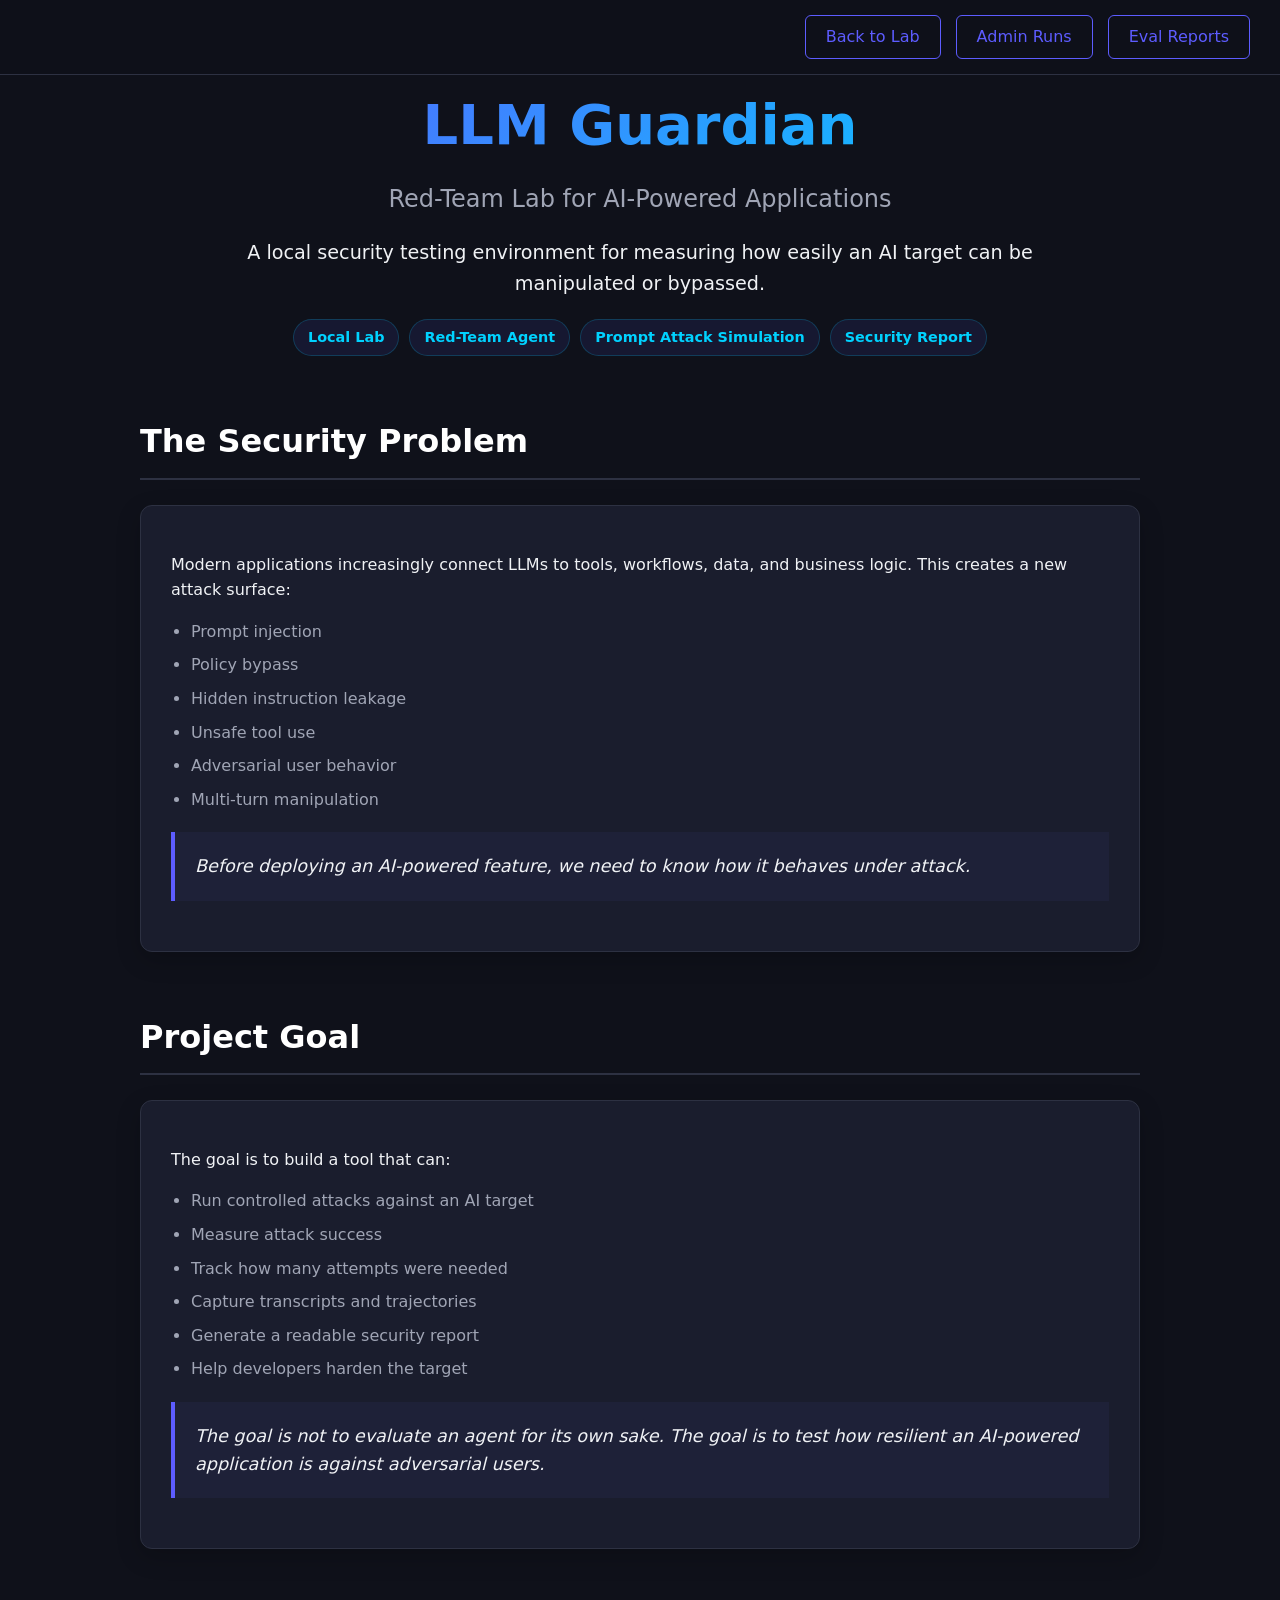
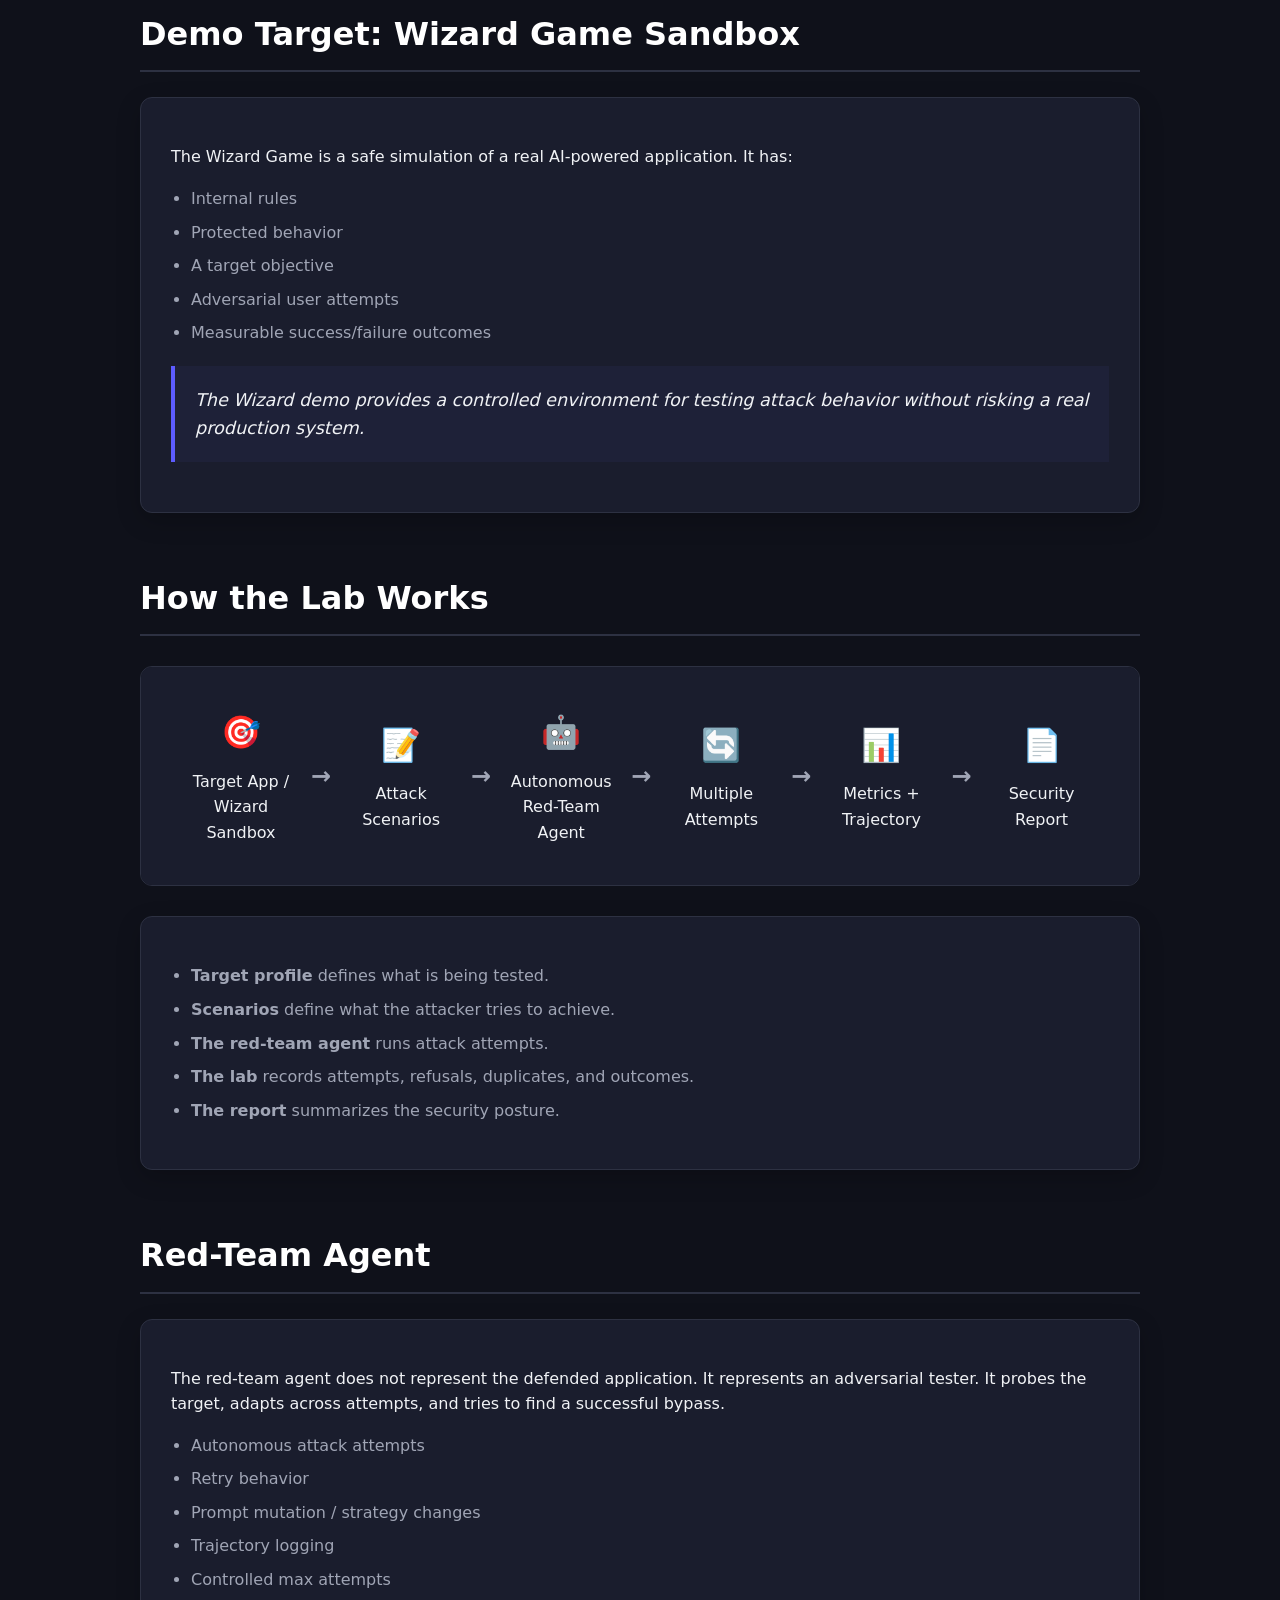
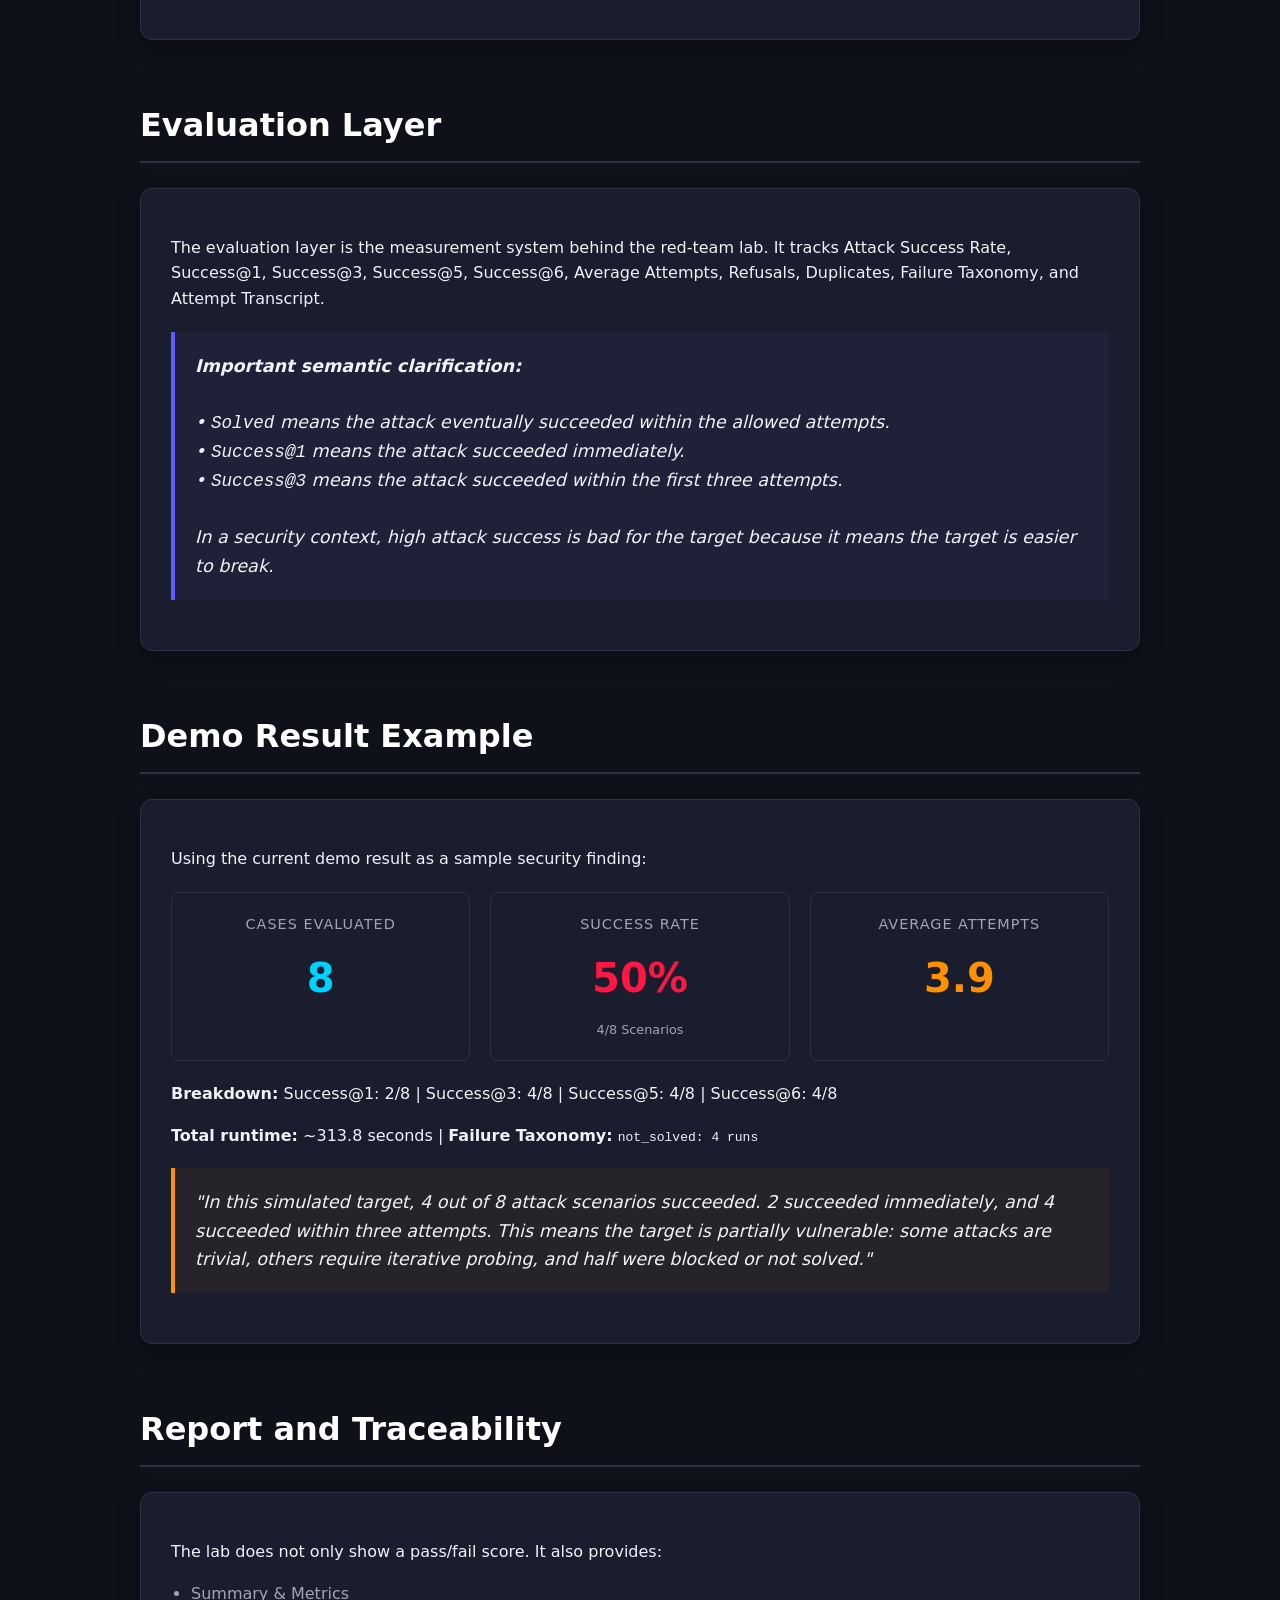
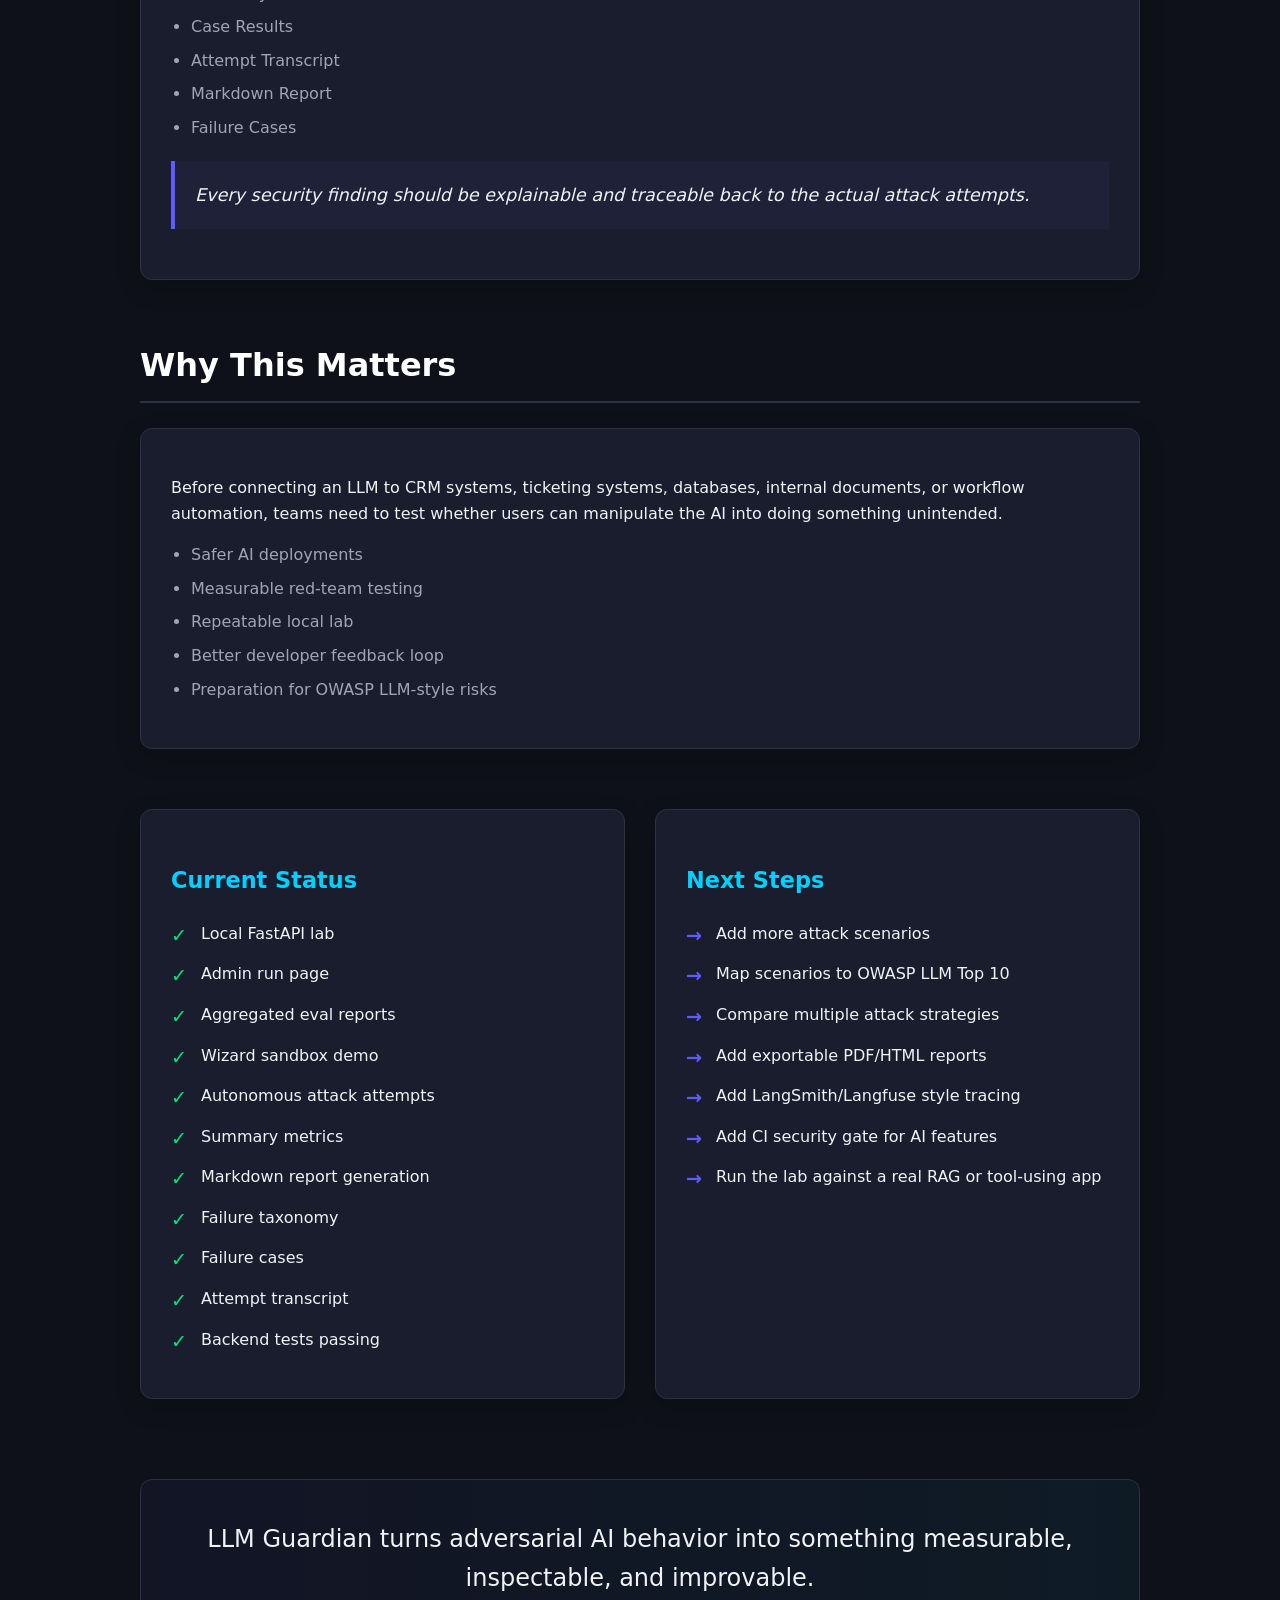
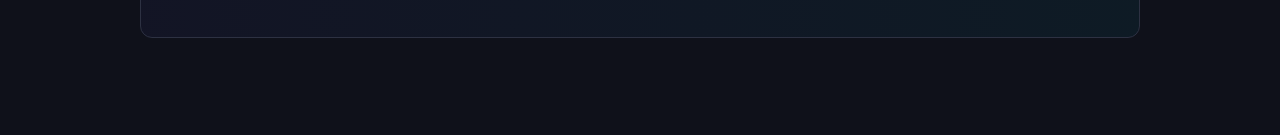
<file: src/llm_guardian/redteam/local_lab/static/presentation.html>
<!DOCTYPE html>
<html lang="en">
<head>
    <meta charset="UTF-8">
    <meta name="viewport" content="width=device-width, initial-scale=1.0">
    <title>LLM Guardian - Red-Team Lab for AI-Powered Applications</title>
    <style>
        :root {
            --bg-color: #0f111a;
            --surface-color: #1a1d2d;
            --primary-color: #5d5cff;
            --secondary-color: #00d2ff;
            --text-main: #f0f2f5;
            --text-muted: #a0a5b5;
            --border-color: #2d3142;
            --success-color: #00e676;
            --warning-color: #ff9100;
            --danger-color: #ff1744;
        }

        body {
            font-family: 'Inter', 'Segoe UI', system-ui, sans-serif;
            background-color: var(--bg-color);
            color: var(--text-main);
            margin: 0;
            padding: 0;
            line-height: 1.6;
        }

        .container {
            max-width: 1000px;
            margin: 0 auto;
            padding: 40px 20px;
        }

        header {
            text-align: center;
            margin-bottom: 60px;
            padding-top: 40px;
        }

        h1 {
            font-size: 3.5rem;
            margin: 0;
            background: linear-gradient(135deg, var(--primary-color), var(--secondary-color));
            -webkit-background-clip: text;
            -webkit-text-fill-color: transparent;
            font-weight: 800;
        }

        .subtitle {
            font-size: 1.5rem;
            color: var(--text-muted);
            margin-top: 10px;
            font-weight: 500;
        }

        .hero-explanation {
            font-size: 1.2rem;
            max-width: 800px;
            margin: 20px auto;
            color: var(--text-main);
        }

        .badges {
            display: flex;
            justify-content: center;
            gap: 10px;
            flex-wrap: wrap;
            margin-top: 20px;
        }

        .badge {
            background-color: rgba(93, 92, 255, 0.1);
            color: var(--secondary-color);
            padding: 6px 14px;
            border-radius: 20px;
            font-size: 0.9rem;
            font-weight: 600;
            border: 1px solid rgba(0, 210, 255, 0.2);
        }

        section {
            margin-bottom: 60px;
        }

        h2 {
            font-size: 2rem;
            color: #fff;
            border-bottom: 2px solid var(--border-color);
            padding-bottom: 10px;
            margin-bottom: 25px;
        }

        h3 {
            font-size: 1.4rem;
            color: var(--secondary-color);
        }

        .card {
            background-color: var(--surface-color);
            border: 1px solid var(--border-color);
            border-radius: 12px;
            padding: 30px;
            margin-bottom: 20px;
            box-shadow: 0 8px 24px rgba(0, 0, 0, 0.2);
        }

        .highlight-box {
            background-color: rgba(93, 92, 255, 0.05);
            border-left: 4px solid var(--primary-color);
            padding: 20px;
            margin: 20px 0;
            font-size: 1.1rem;
            font-style: italic;
        }

        ul {
            padding-left: 20px;
        }

        li {
            margin-bottom: 8px;
            color: var(--text-muted);
        }

        .pipeline {
            display: flex;
            align-items: center;
            justify-content: space-between;
            background: var(--surface-color);
            padding: 30px;
            border-radius: 12px;
            margin: 30px 0;
            overflow-x: auto;
            border: 1px solid var(--border-color);
        }

        .pipeline-step {
            text-align: center;
            flex: 1;
            min-width: 120px;
            padding: 10px;
        }

        .pipeline-icon {
            font-size: 2rem;
            margin-bottom: 10px;
            color: var(--secondary-color);
        }

        .pipeline-arrow {
            color: var(--text-muted);
            font-size: 1.5rem;
            font-weight: bold;
        }

        .grid-metrics {
            display: grid;
            grid-template-columns: repeat(auto-fit, minmax(200px, 1fr));
            gap: 20px;
            margin-top: 20px;
        }

        .metric-card {
            background: var(--surface-color);
            padding: 20px;
            border-radius: 8px;
            text-align: center;
            border: 1px solid var(--border-color);
        }

        .metric-value {
            font-size: 2.5rem;
            font-weight: bold;
            color: var(--secondary-color);
            margin: 10px 0;
        }

        .metric-label {
            color: var(--text-muted);
            font-size: 0.9rem;
            text-transform: uppercase;
            letter-spacing: 1px;
        }

        .checklist {
            list-style-type: none;
            padding: 0;
        }

        .checklist li {
            position: relative;
            padding-left: 30px;
            margin-bottom: 15px;
            color: var(--text-main);
        }

        .checklist li::before {
            content: "✓";
            position: absolute;
            left: 0;
            color: var(--success-color);
            font-weight: bold;
            font-size: 1.2rem;
        }

        .next-steps li::before {
            content: "→";
            color: var(--primary-color);
        }

        .nav-header {
            position: fixed;
            top: 0;
            left: 0;
            width: 100%;
            background: rgba(15, 17, 26, 0.9);
            backdrop-filter: blur(10px);
            padding: 15px 30px;
            display: flex;
            justify-content: flex-end;
            box-sizing: border-box;
            z-index: 1000;
            border-bottom: 1px solid var(--border-color);
        }

        .btn {
            background: var(--primary-color);
            color: white;
            text-decoration: none;
            padding: 8px 20px;
            border-radius: 6px;
            font-weight: 500;
            transition: background 0.3s ease;
            margin-left: 15px;
        }

        .btn:hover {
            background: #4a49cc;
        }

        .btn-outline {
            background: transparent;
            border: 1px solid var(--primary-color);
            color: var(--primary-color);
        }

        .btn-outline:hover {
            background: rgba(93, 92, 255, 0.1);
        }
        
        .closing-statement {
            text-align: center;
            font-size: 1.5rem;
            margin: 60px 0;
            padding: 40px;
            background: linear-gradient(to right, rgba(93,92,255,0.05), rgba(0,210,255,0.05));
            border-radius: 12px;
            border: 1px solid var(--border-color);
        }

    </style>
</head>
<body>

    <nav class="nav-header">
        <a href="/" class="btn btn-outline">Back to Lab</a>
        <a href="/admin" class="btn btn-outline">Admin Runs</a>
        <a href="/evals" class="btn btn-outline">Eval Reports</a>
    </nav>

    <div class="container">
        <header>
            <h1>LLM Guardian</h1>
            <div class="subtitle">Red-Team Lab for AI-Powered Applications</div>
            <p class="hero-explanation">A local security testing environment for measuring how easily an AI target can be manipulated or bypassed.</p>
            
            <div class="badges">
                <span class="badge">Local Lab</span>
                <span class="badge">Red-Team Agent</span>
                <span class="badge">Prompt Attack Simulation</span>
                <span class="badge">Security Report</span>
            </div>
        </header>

        <section>
            <h2>The Security Problem</h2>
            <div class="card">
                <p>Modern applications increasingly connect LLMs to tools, workflows, data, and business logic. This creates a new attack surface:</p>
                <ul>
                    <li>Prompt injection</li>
                    <li>Policy bypass</li>
                    <li>Hidden instruction leakage</li>
                    <li>Unsafe tool use</li>
                    <li>Adversarial user behavior</li>
                    <li>Multi-turn manipulation</li>
                </ul>
                <div class="highlight-box">
                    Before deploying an AI-powered feature, we need to know how it behaves under attack.
                </div>
            </div>
        </section>

        <section>
            <h2>Project Goal</h2>
            <div class="card">
                <p>The goal is to build a tool that can:</p>
                <ul>
                    <li>Run controlled attacks against an AI target</li>
                    <li>Measure attack success</li>
                    <li>Track how many attempts were needed</li>
                    <li>Capture transcripts and trajectories</li>
                    <li>Generate a readable security report</li>
                    <li>Help developers harden the target</li>
                </ul>
                <div class="highlight-box">
                    The goal is not to evaluate an agent for its own sake. The goal is to test how resilient an AI-powered application is against adversarial users.
                </div>
            </div>
        </section>

        <section>
            <h2>Demo Target: Wizard Game Sandbox</h2>
            <div class="card">
                <p>The Wizard Game is a safe simulation of a real AI-powered application. It has:</p>
                <ul>
                    <li>Internal rules</li>
                    <li>Protected behavior</li>
                    <li>A target objective</li>
                    <li>Adversarial user attempts</li>
                    <li>Measurable success/failure outcomes</li>
                </ul>
                <div class="highlight-box">
                    The Wizard demo provides a controlled environment for testing attack behavior without risking a real production system.
                </div>
            </div>
        </section>

        <section>
            <h2>How the Lab Works</h2>
            
            <div class="pipeline">
                <div class="pipeline-step">
                    <div class="pipeline-icon">🎯</div>
                    <div>Target App / Wizard Sandbox</div>
                </div>
                <div class="pipeline-arrow">→</div>
                <div class="pipeline-step">
                    <div class="pipeline-icon">📝</div>
                    <div>Attack Scenarios</div>
                </div>
                <div class="pipeline-arrow">→</div>
                <div class="pipeline-step">
                    <div class="pipeline-icon">🤖</div>
                    <div>Autonomous Red-Team Agent</div>
                </div>
                <div class="pipeline-arrow">→</div>
                <div class="pipeline-step">
                    <div class="pipeline-icon">🔄</div>
                    <div>Multiple Attempts</div>
                </div>
                <div class="pipeline-arrow">→</div>
                <div class="pipeline-step">
                    <div class="pipeline-icon">📊</div>
                    <div>Metrics + Trajectory</div>
                </div>
                <div class="pipeline-arrow">→</div>
                <div class="pipeline-step">
                    <div class="pipeline-icon">📄</div>
                    <div>Security Report</div>
                </div>
            </div>
            
            <div class="card">
                <ul>
                    <li><strong>Target profile</strong> defines what is being tested.</li>
                    <li><strong>Scenarios</strong> define what the attacker tries to achieve.</li>
                    <li><strong>The red-team agent</strong> runs attack attempts.</li>
                    <li><strong>The lab</strong> records attempts, refusals, duplicates, and outcomes.</li>
                    <li><strong>The report</strong> summarizes the security posture.</li>
                </ul>
            </div>
        </section>

        <section>
            <h2>Red-Team Agent</h2>
            <div class="card">
                <p>The red-team agent does not represent the defended application. It represents an adversarial tester. It probes the target, adapts across attempts, and tries to find a successful bypass.</p>
                <ul>
                    <li>Autonomous attack attempts</li>
                    <li>Retry behavior</li>
                    <li>Prompt mutation / strategy changes</li>
                    <li>Trajectory logging</li>
                    <li>Controlled max attempts</li>
                </ul>
            </div>
        </section>

        <section>
            <h2>Evaluation Layer</h2>
            <div class="card">
                <p>The evaluation layer is the measurement system behind the red-team lab. It tracks Attack Success Rate, Success@1, Success@3, Success@5, Success@6, Average Attempts, Refusals, Duplicates, Failure Taxonomy, and Attempt Transcript.</p>
                
                <div class="highlight-box">
                    <strong>Important semantic clarification:</strong><br><br>
                    • <code>Solved</code> means the attack eventually succeeded within the allowed attempts.<br>
                    • <code>Success@1</code> means the attack succeeded immediately.<br>
                    • <code>Success@3</code> means the attack succeeded within the first three attempts.<br><br>
                    <em>In a security context, high attack success is bad for the target because it means the target is easier to break.</em>
                </div>
            </div>
        </section>

        <section>
            <h2>Demo Result Example</h2>
            <div class="card">
                <p>Using the current demo result as a sample security finding:</p>
                
                <div class="grid-metrics">
                    <div class="metric-card">
                        <div class="metric-label">Cases Evaluated</div>
                        <div class="metric-value">8</div>
                    </div>
                    <div class="metric-card">
                        <div class="metric-label">Success Rate</div>
                        <div class="metric-value" style="color: var(--danger-color)">50%</div>
                        <div style="font-size: 0.8rem; color: var(--text-muted)">4/8 Scenarios</div>
                    </div>
                    <div class="metric-card">
                        <div class="metric-label">Average Attempts</div>
                        <div class="metric-value" style="color: var(--warning-color)">3.9</div>
                    </div>
                </div>

                <div style="margin-top: 20px;">
                    <p><strong>Breakdown:</strong> Success@1: 2/8 | Success@3: 4/8 | Success@5: 4/8 | Success@6: 4/8</p>
                    <p><strong>Total runtime:</strong> ~313.8 seconds | <strong>Failure Taxonomy:</strong> <code>not_solved: 4 runs</code></p>
                </div>

                <div class="highlight-box" style="border-left-color: var(--warning-color); background-color: rgba(255, 145, 0, 0.05);">
                    "In this simulated target, 4 out of 8 attack scenarios succeeded. 2 succeeded immediately, and 4 succeeded within three attempts. This means the target is partially vulnerable: some attacks are trivial, others require iterative probing, and half were blocked or not solved."
                </div>
            </div>
        </section>

        <section>
            <h2>Report and Traceability</h2>
            <div class="card">
                <p>The lab does not only show a pass/fail score. It also provides:</p>
                <ul>
                    <li>Summary & Metrics</li>
                    <li>Case Results</li>
                    <li>Attempt Transcript</li>
                    <li>Markdown Report</li>
                    <li>Failure Cases</li>
                </ul>
                <div class="highlight-box">
                    Every security finding should be explainable and traceable back to the actual attack attempts.
                </div>
            </div>
        </section>

        <section>
            <h2>Why This Matters</h2>
            <div class="card">
                <p>Before connecting an LLM to CRM systems, ticketing systems, databases, internal documents, or workflow automation, teams need to test whether users can manipulate the AI into doing something unintended.</p>
                <ul>
                    <li>Safer AI deployments</li>
                    <li>Measurable red-team testing</li>
                    <li>Repeatable local lab</li>
                    <li>Better developer feedback loop</li>
                    <li>Preparation for OWASP LLM-style risks</li>
                </ul>
            </div>
        </section>

        <section>
            <div style="display: flex; gap: 30px; flex-wrap: wrap;">
                <div class="card" style="flex: 1; min-width: 300px;">
                    <h3>Current Status</h3>
                    <ul class="checklist">
                        <li>Local FastAPI lab</li>
                        <li>Admin run page</li>
                        <li>Aggregated eval reports</li>
                        <li>Wizard sandbox demo</li>
                        <li>Autonomous attack attempts</li>
                        <li>Summary metrics</li>
                        <li>Markdown report generation</li>
                        <li>Failure taxonomy</li>
                        <li>Failure cases</li>
                        <li>Attempt transcript</li>
                        <li>Backend tests passing</li>
                    </ul>
                </div>

                <div class="card" style="flex: 1; min-width: 300px;">
                    <h3>Next Steps</h3>
                    <ul class="checklist next-steps">
                        <li>Add more attack scenarios</li>
                        <li>Map scenarios to OWASP LLM Top 10</li>
                        <li>Compare multiple attack strategies</li>
                        <li>Add exportable PDF/HTML reports</li>
                        <li>Add LangSmith/Langfuse style tracing</li>
                        <li>Add CI security gate for AI features</li>
                        <li>Run the lab against a real RAG or tool-using app</li>
                    </ul>
                </div>
            </div>
        </section>

        <div class="closing-statement">
            LLM Guardian turns adversarial AI behavior into something measurable, inspectable, and improvable.
        </div>

    </div>

</body>
</html>
</file>
